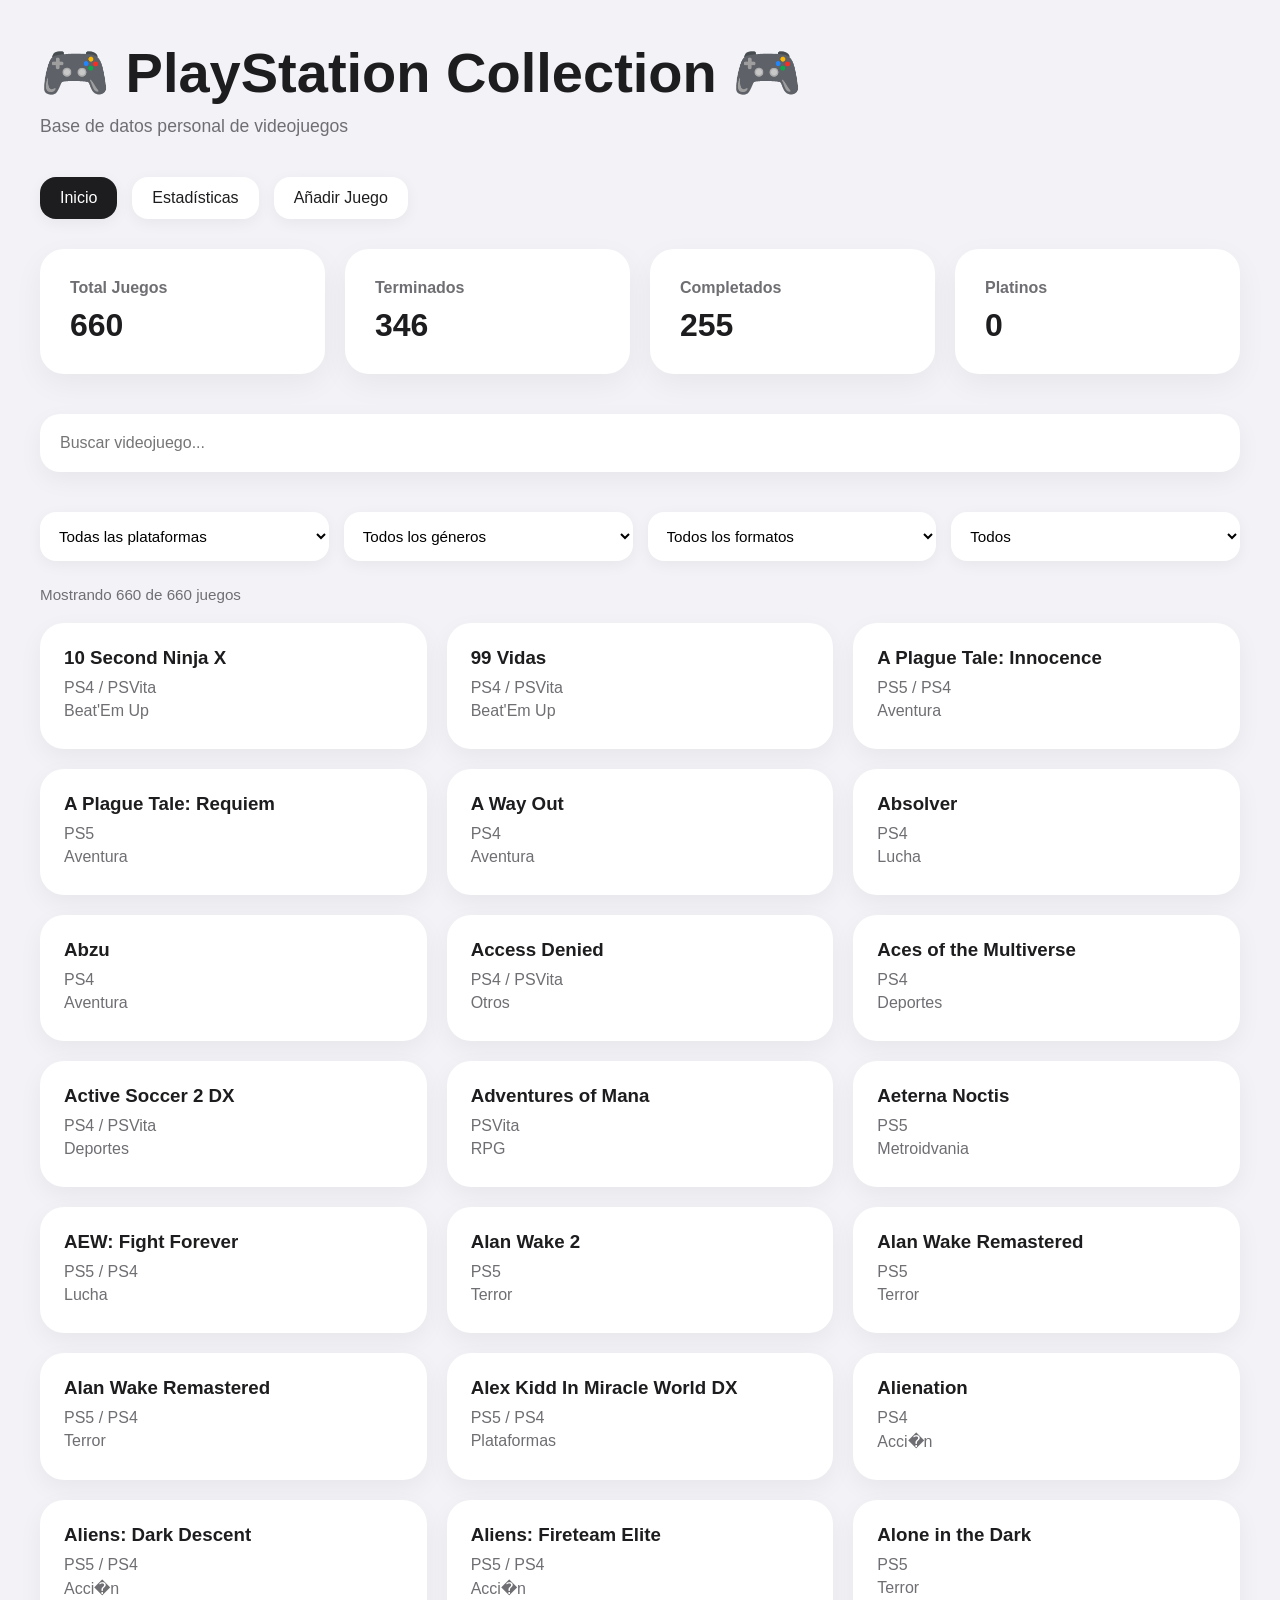
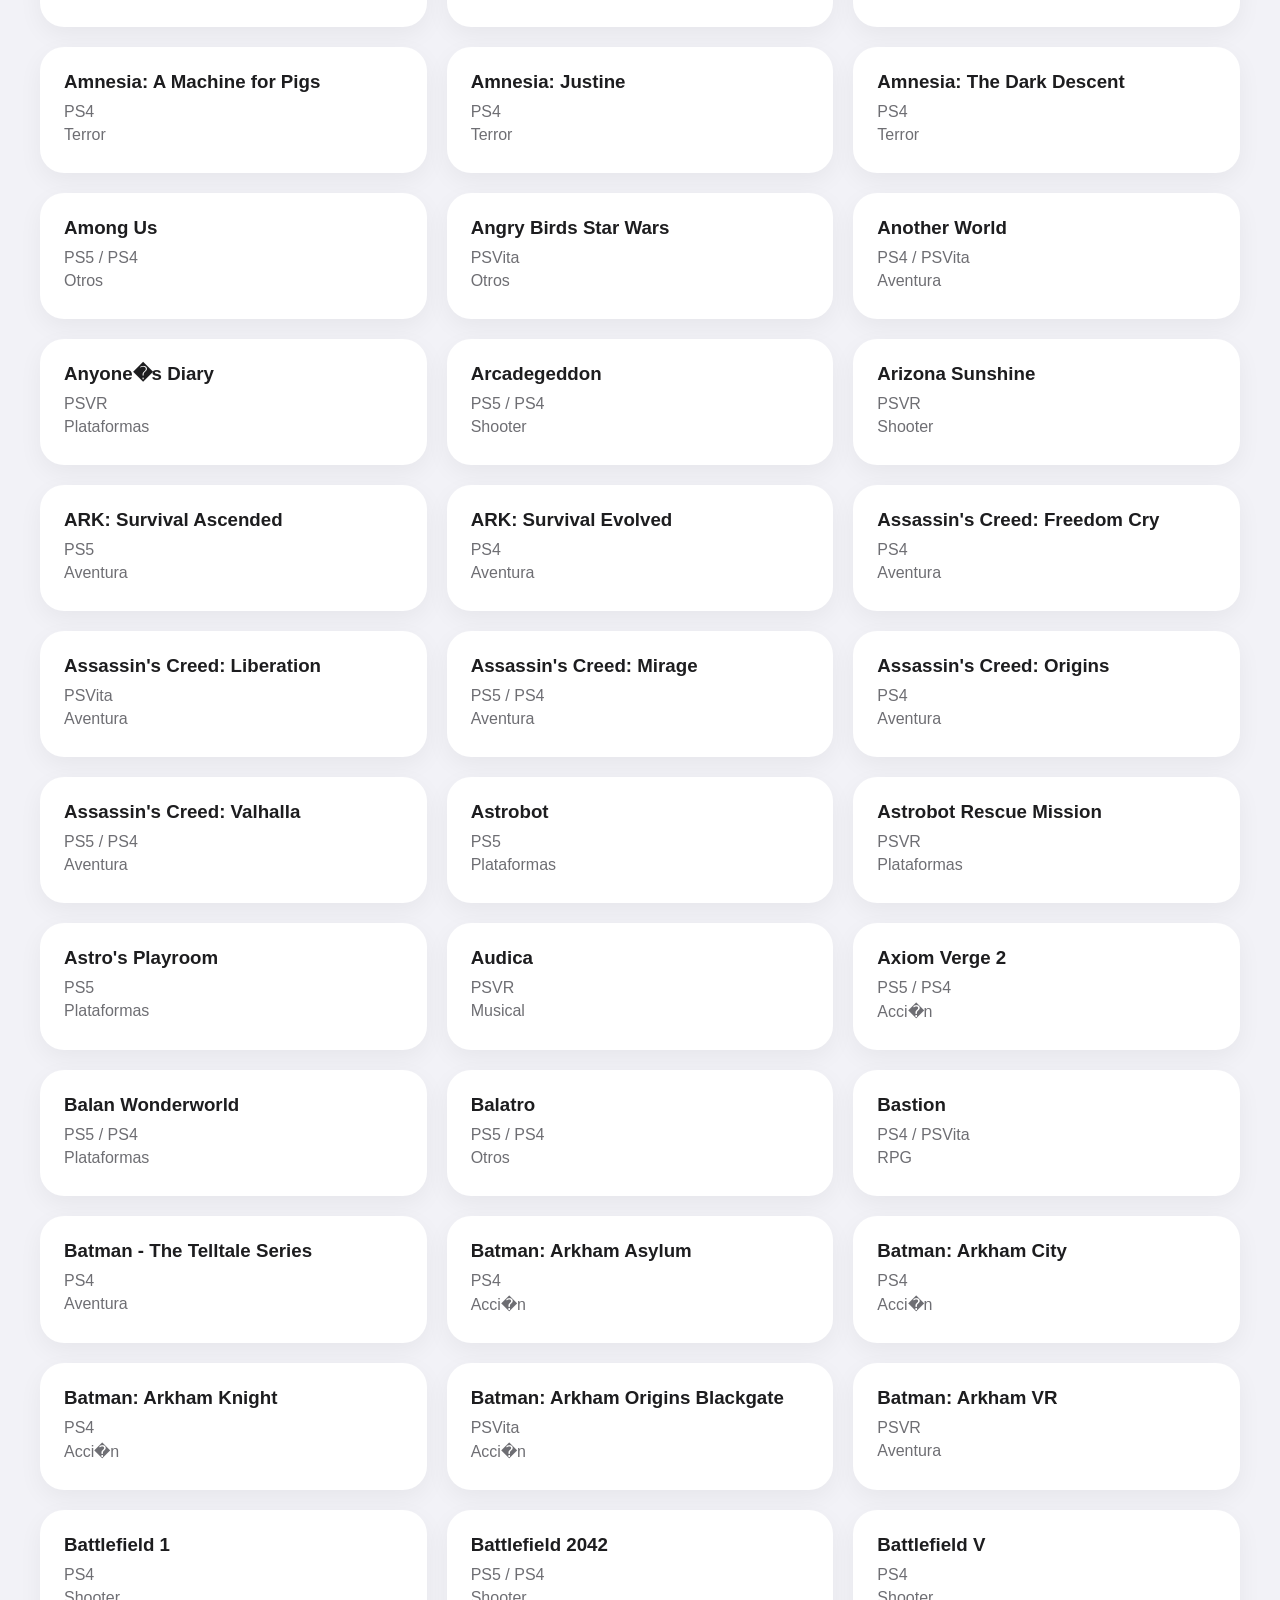
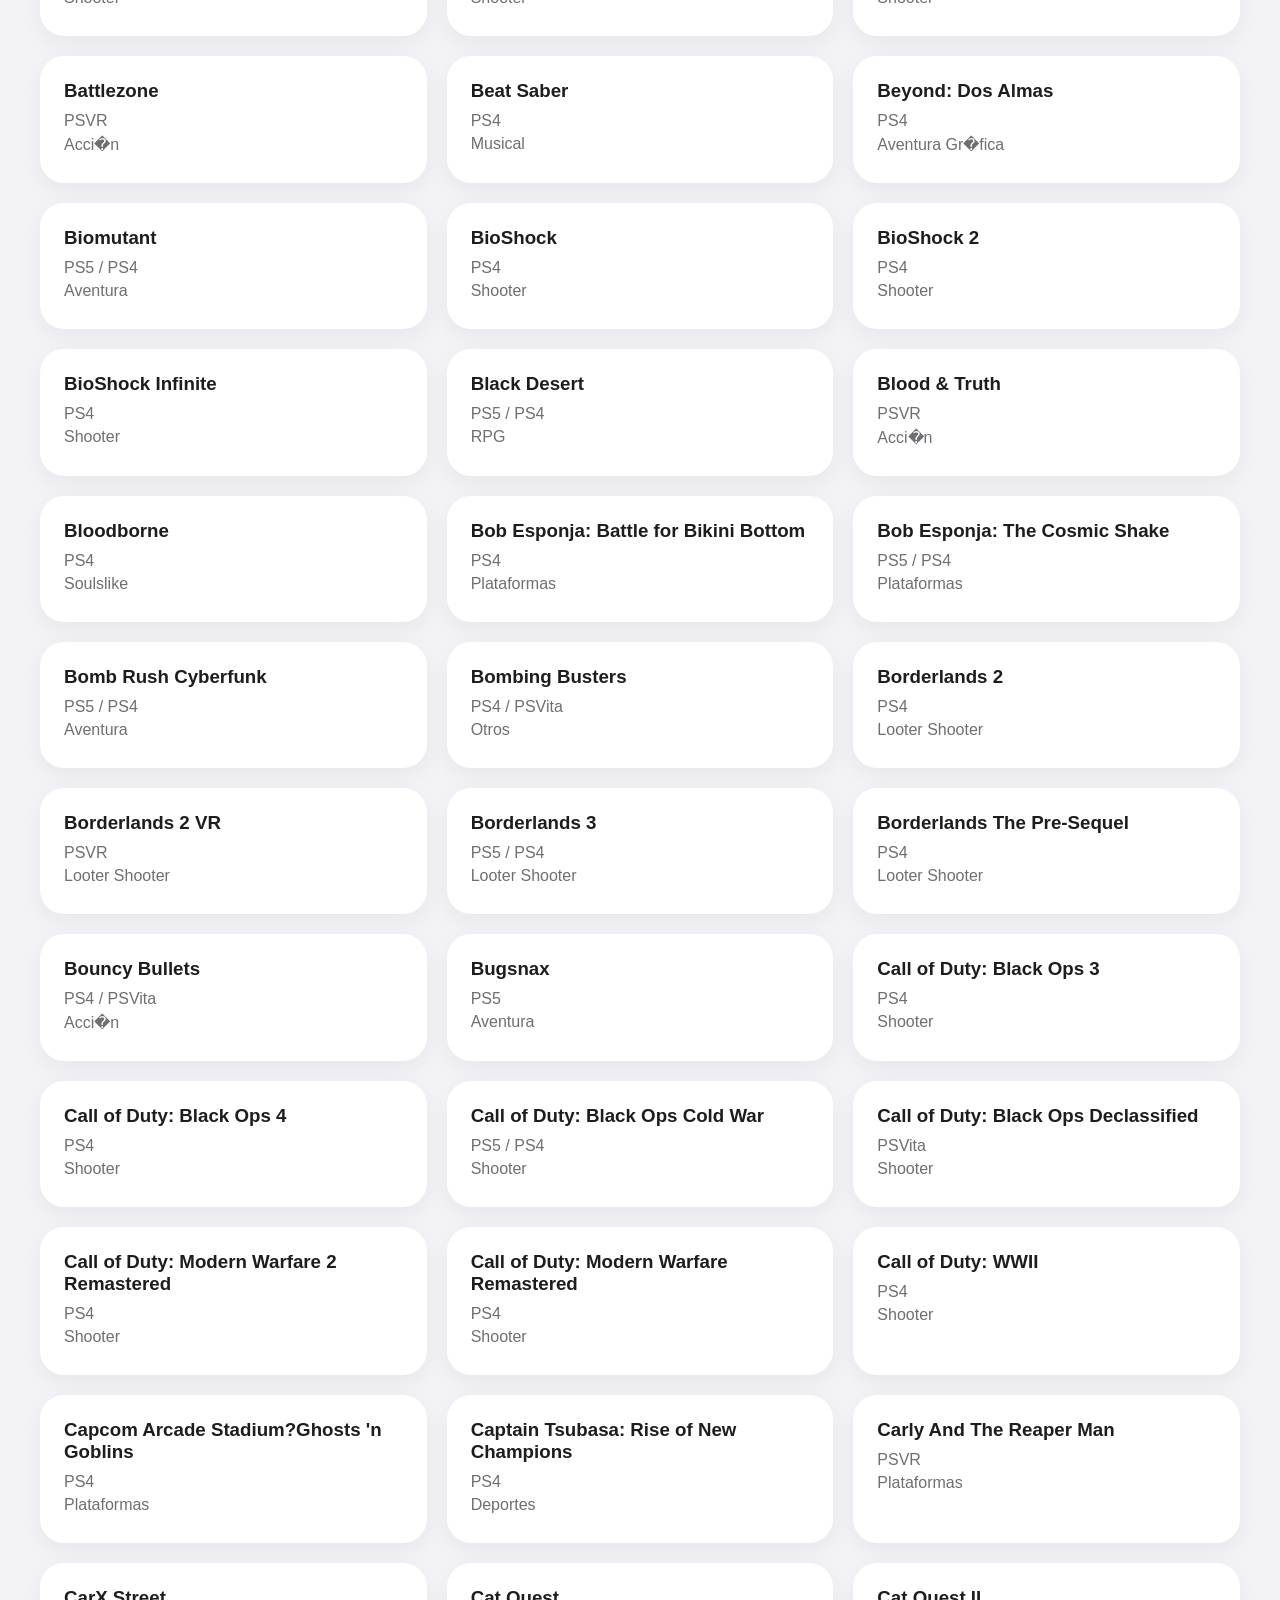
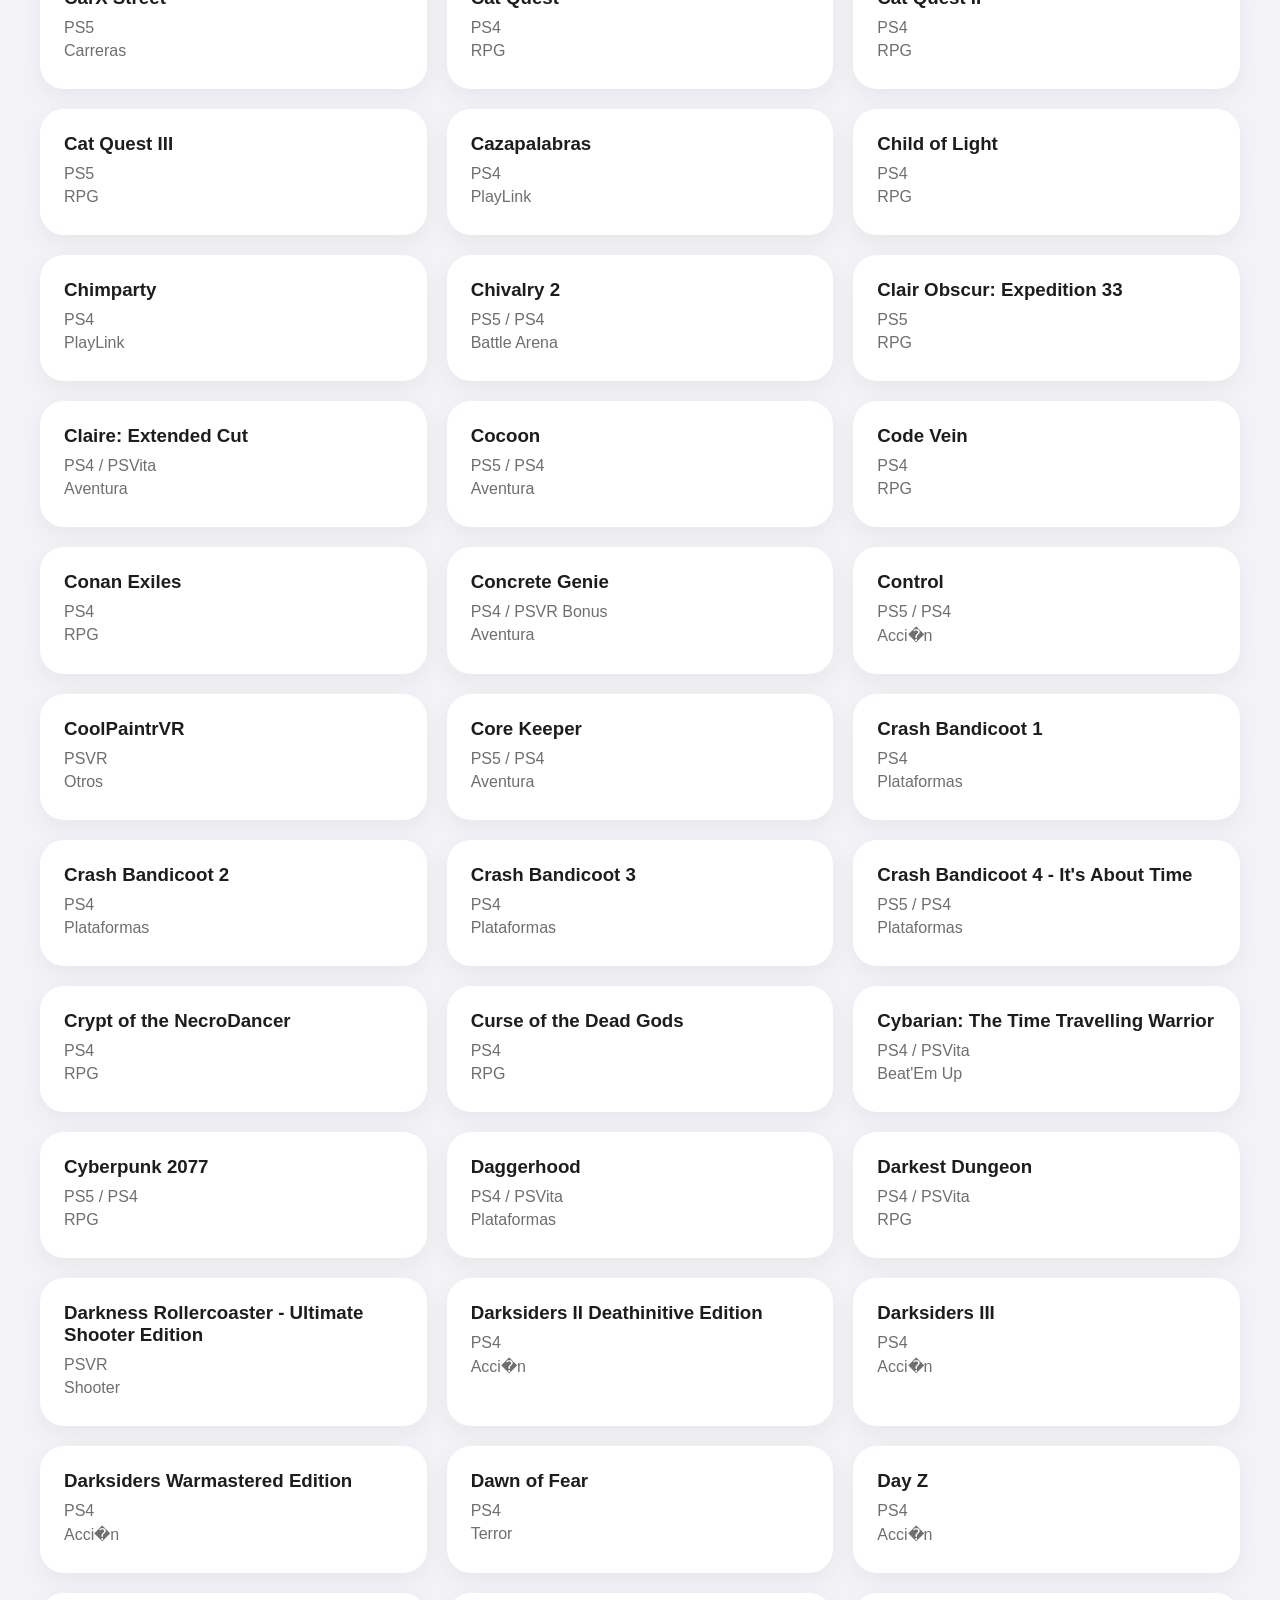
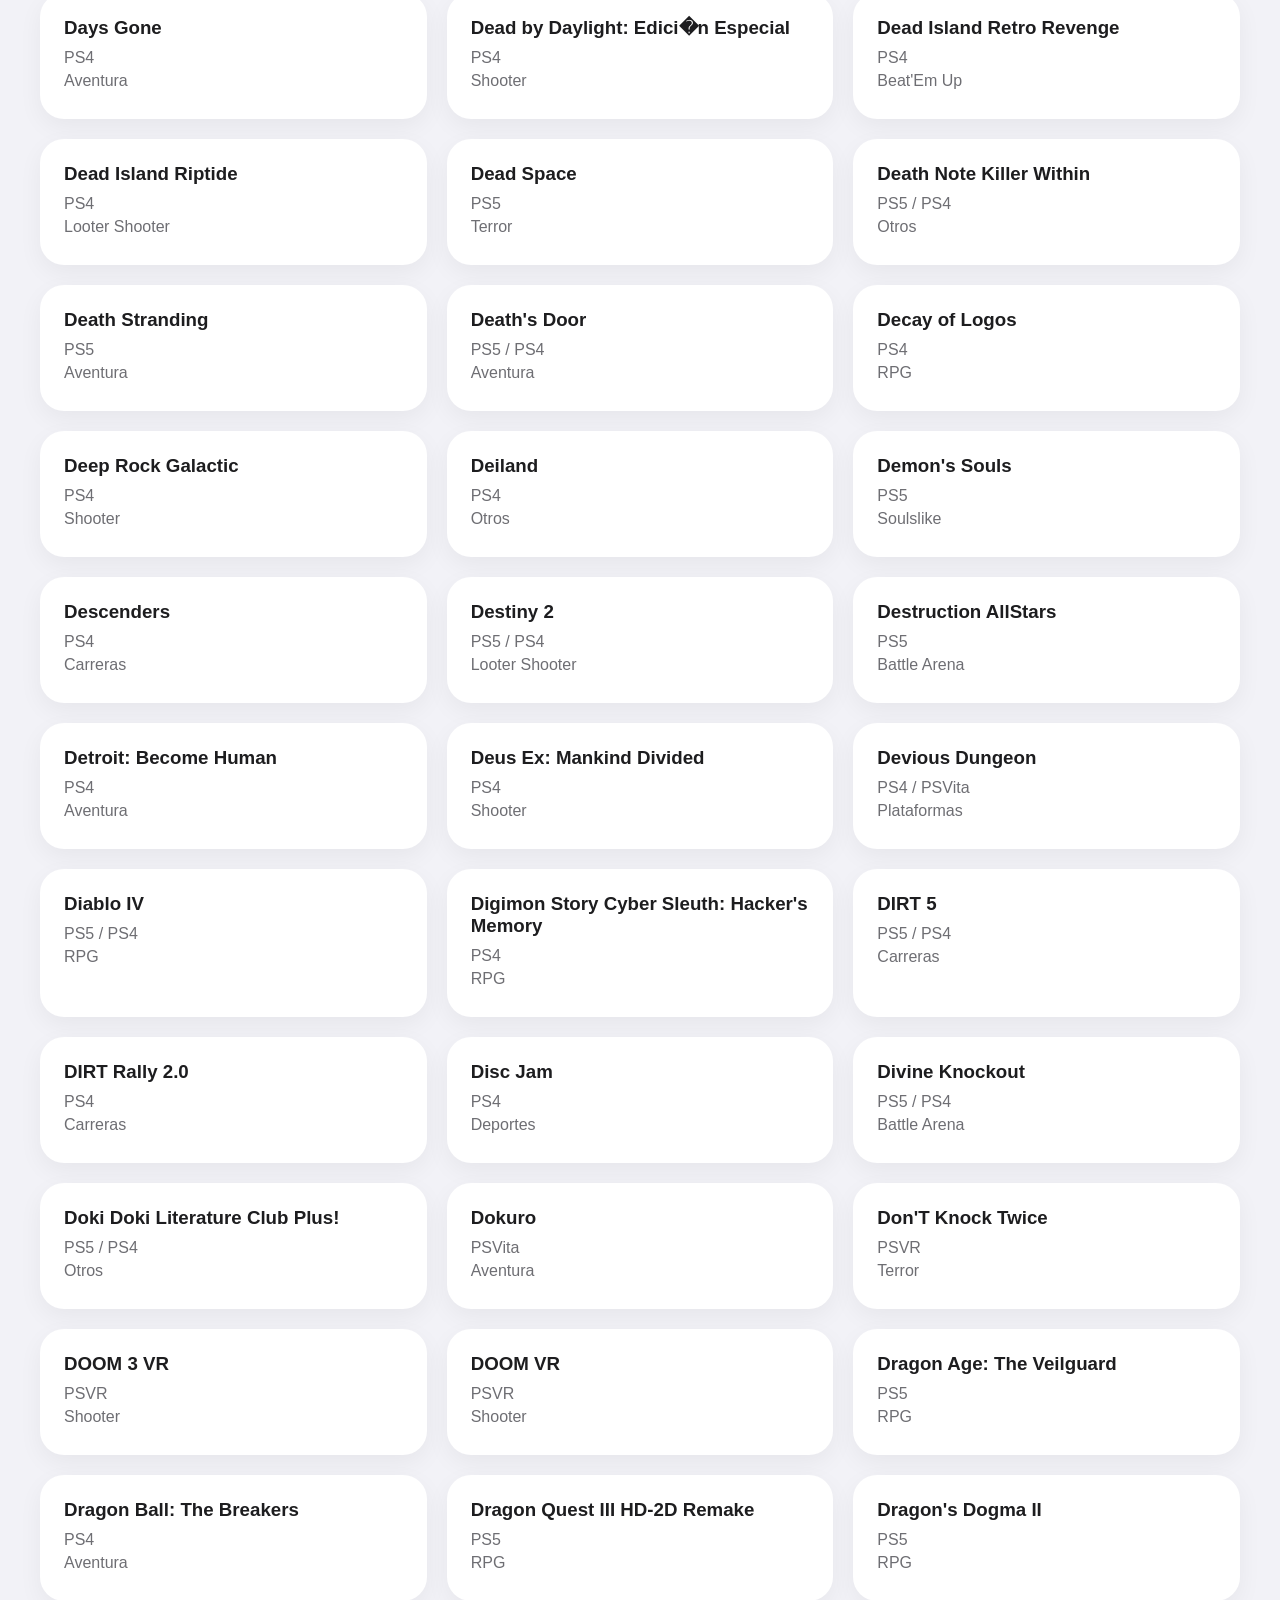
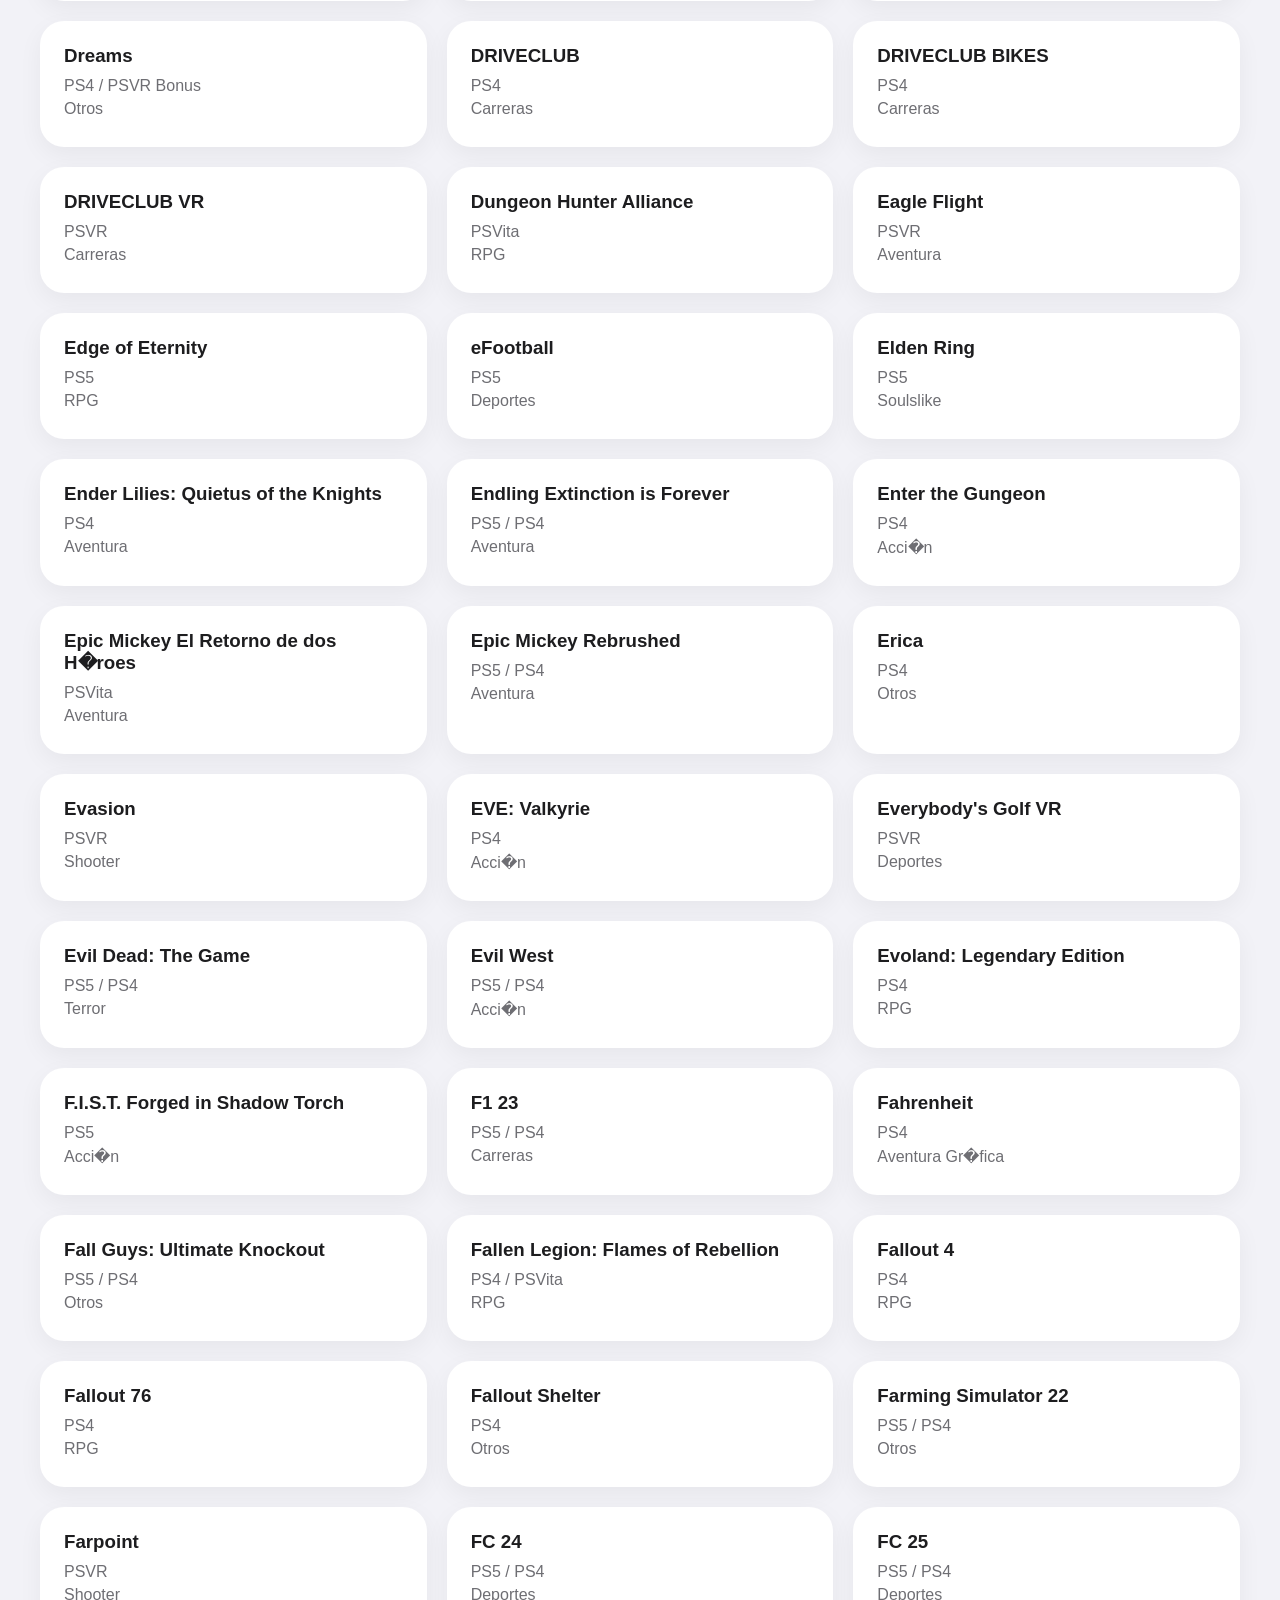
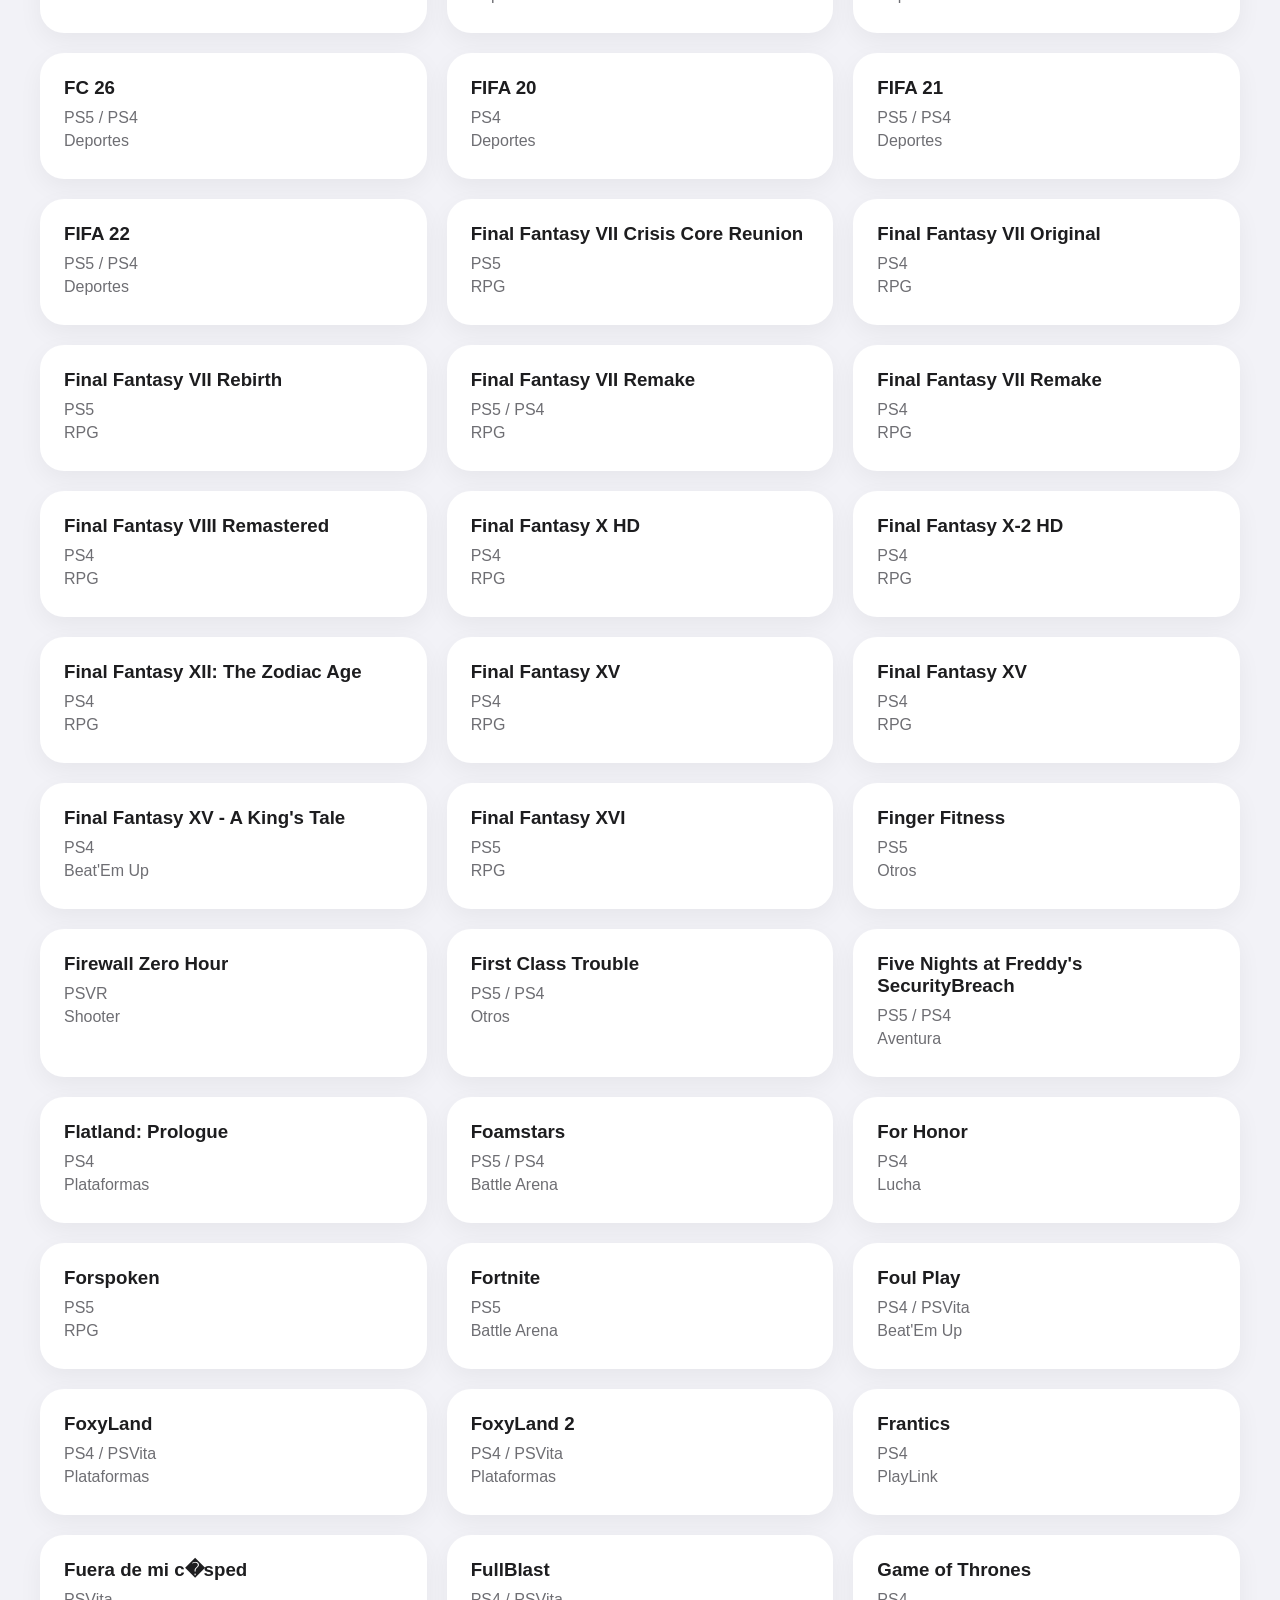
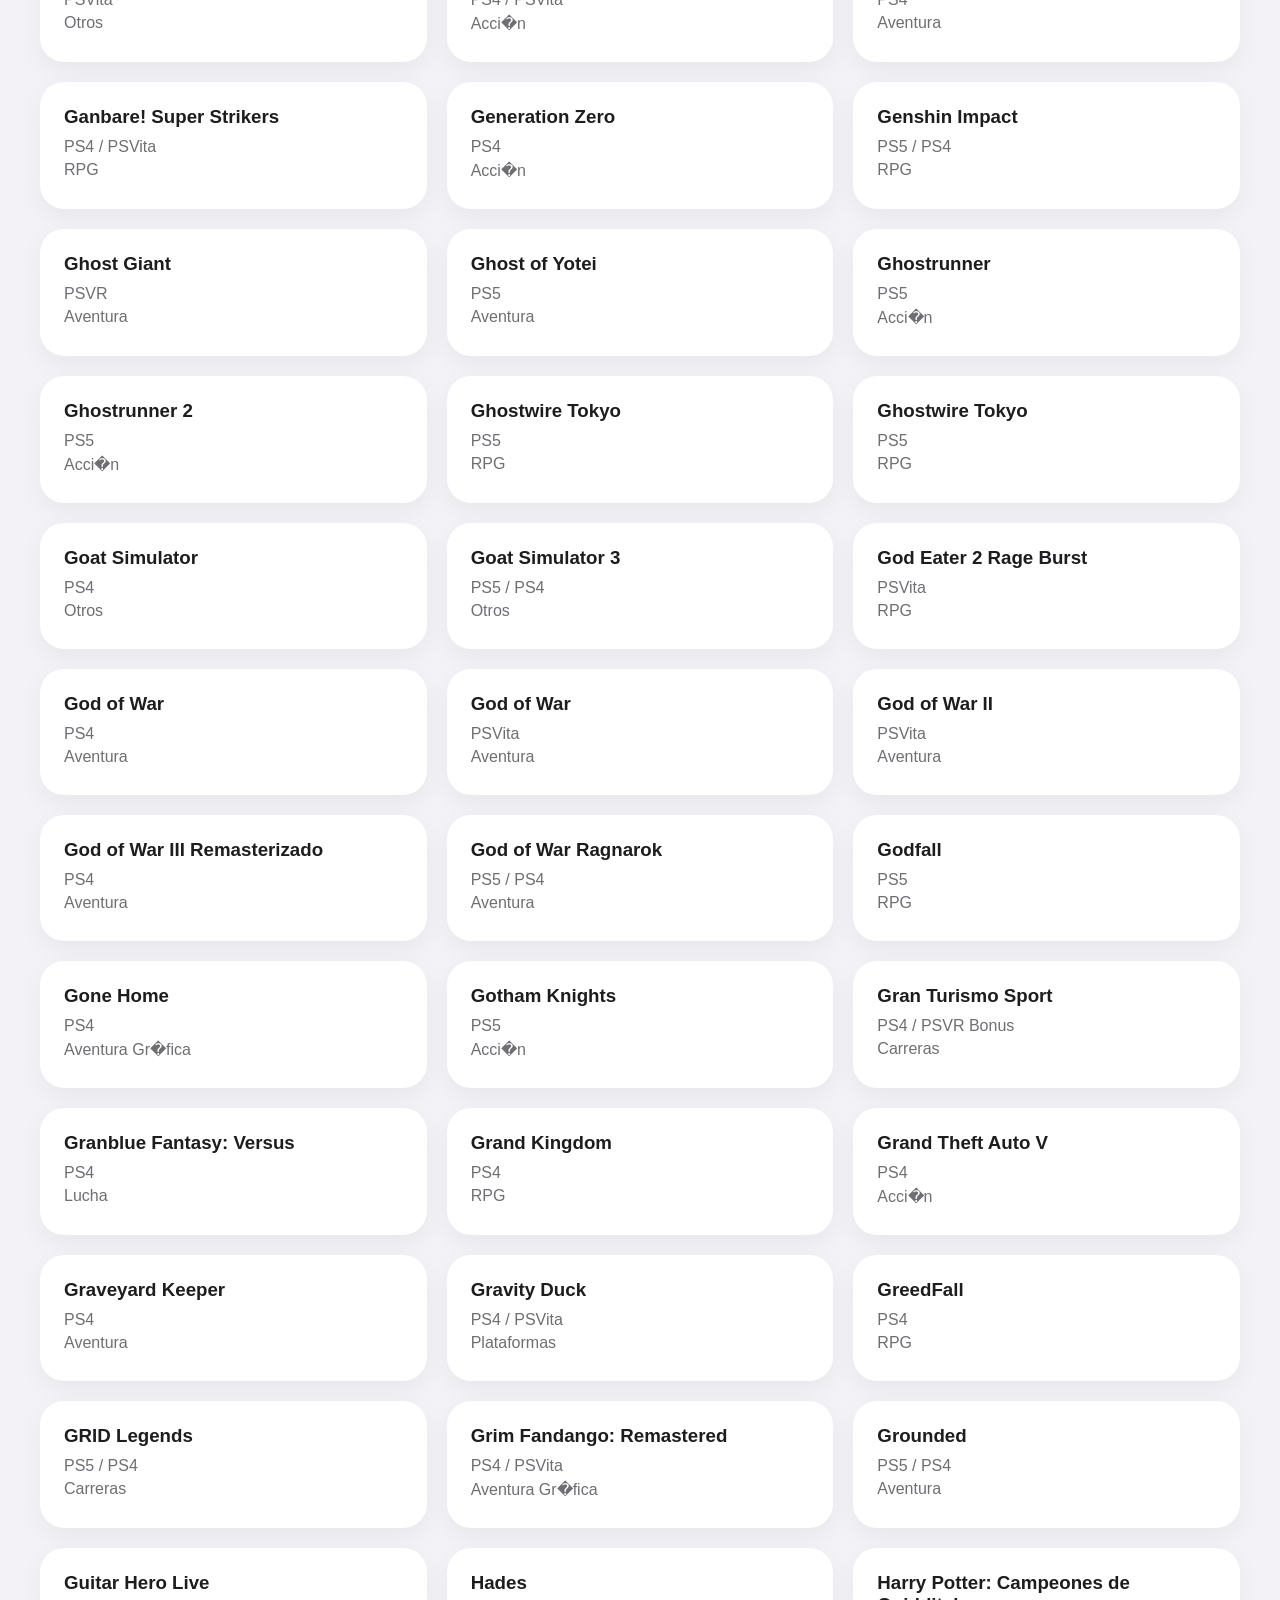
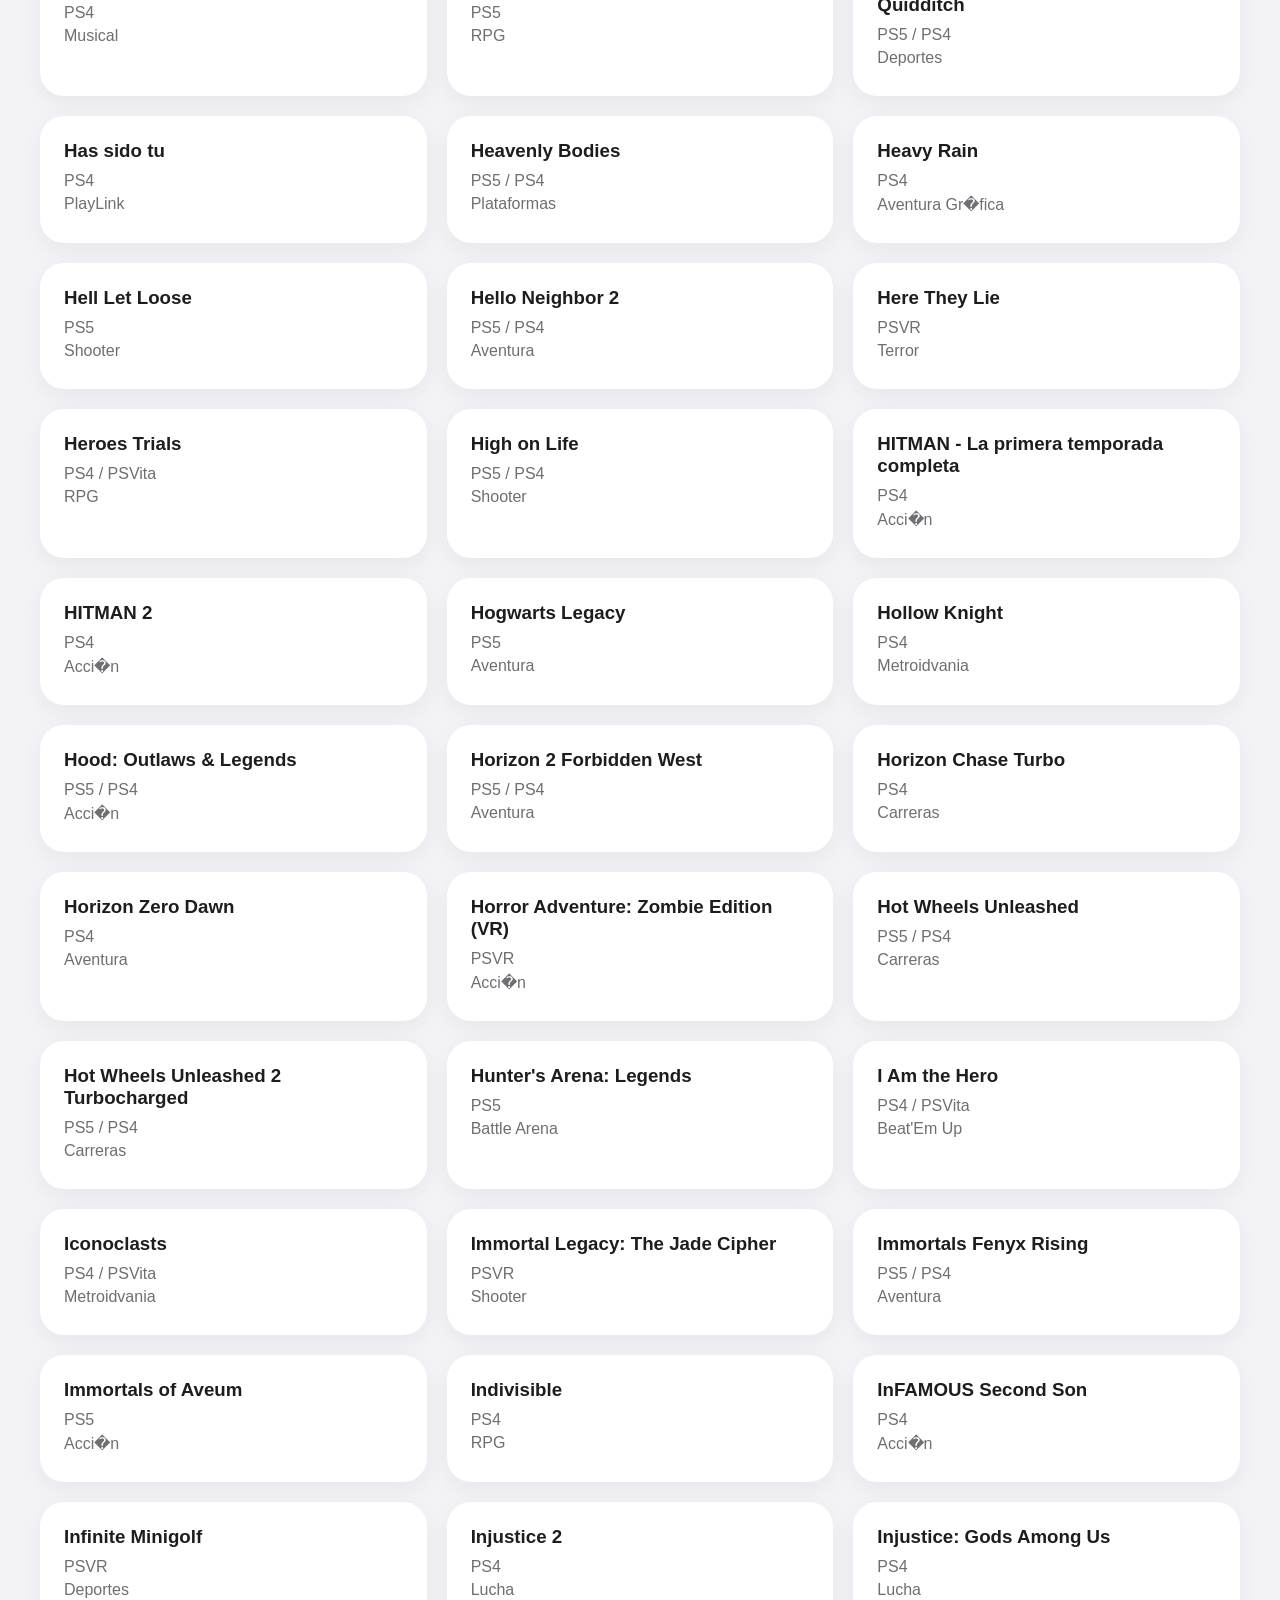
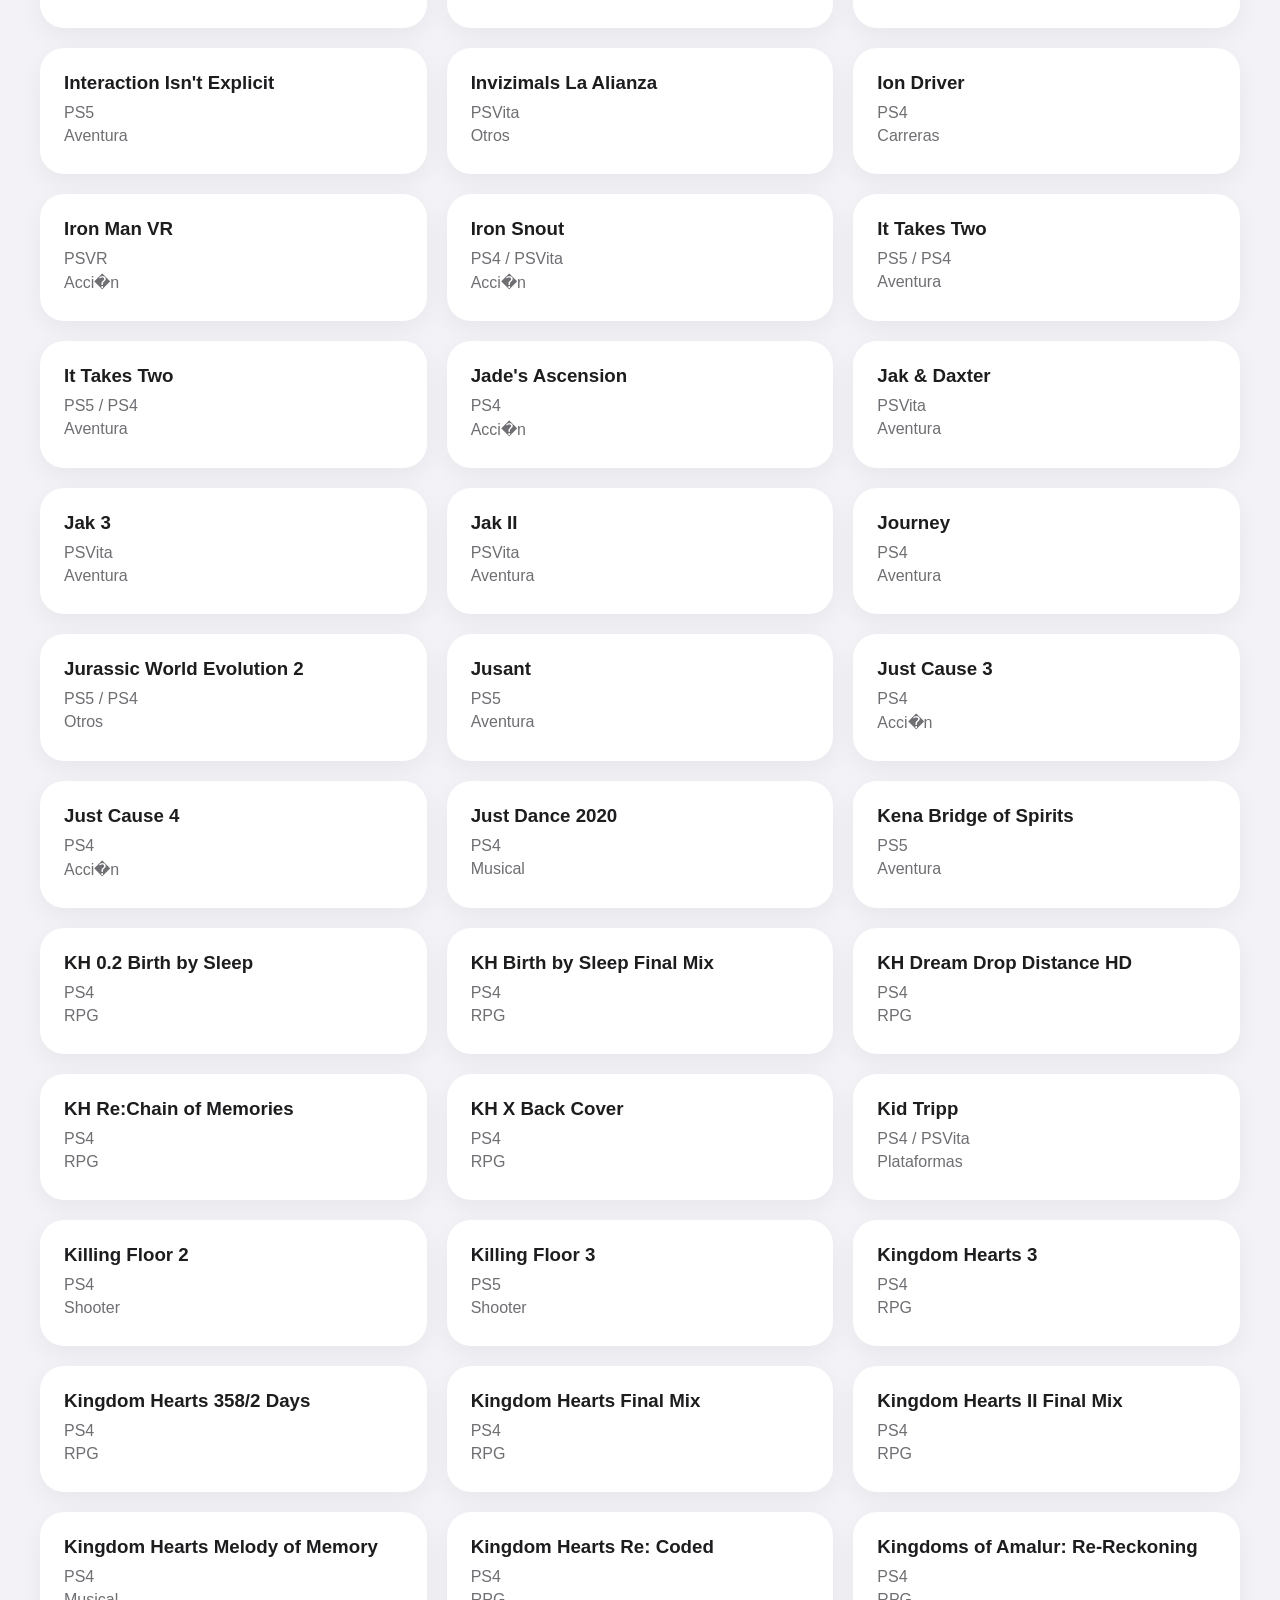
<file: index.html>
<!DOCTYPE html>
<html lang="es">
<head>
    <meta charset="UTF-8">
    <meta name="viewport" content="width=device-width, initial-scale=1.0">
    <title>PlayStation Collection</title>

    <link rel="stylesheet" href="css/styles.css">
</head>
<body>
    <div class="container">
        <header>
            <h1>🎮 PlayStation Collection 🎮</h1>
            <p>Base de datos personal de videojuegos</p>
        </header>

        <nav class="navbar">

            <a href="index.html" class="active">Inicio</a>

            <a href="estadisticas.html">Estadísticas</a>

            <a href="anadir.html">Añadir Juego</a>

        </nav>

        <section class="stats">
            <div class="stat-card">
                <h2>Total Juegos</h2>
                <p id="total-games">0</p>
            </div>

            <div class="stat-card">
                <h2>Terminados</h2>
                <p id="completed-games">0</p>
            </div>

            <div class="stat-card">
                <h2>Completados</h2>
                <p id="fully-completed-games">0</p>
            </div>

            <div class="stat-card">
                <h2>Platinos</h2>
                <p id="platinum-games">0</p>
            </div>

        </section>

        <section class="search-section">

            <input
                type="text"
                id="search-input"
                placeholder="Buscar videojuego..."
            >

        </section>

        <section class="filters">

            <select id="platform-filter">
                <option value="">Todas las plataformas</option>
            </select>

            <select id="genre-filter">
                <option value="">Todos los géneros</option>
            </select>

            <select id="format-filter">
                <option value="">Todos los formatos</option>
            </select>

            <select id="finished-filter">
                <option value="">Todos</option>
                <option value="SI">Terminados</option>
                <option value="NO">No Terminados</option>
            </select>
            
        </section>

        <p id="results-counter"></p>
        
        <section id="games-container">

        </section>

    </div>

    <div id="game-modal" class="modal">

        <div class="modal-content">
            <span id="close-modal">&times;</span>
            <div id="modal-body"></div>
        </div>
        
    </div>

    <script src="js/app.js"></script>

</body>
</html>
</file>
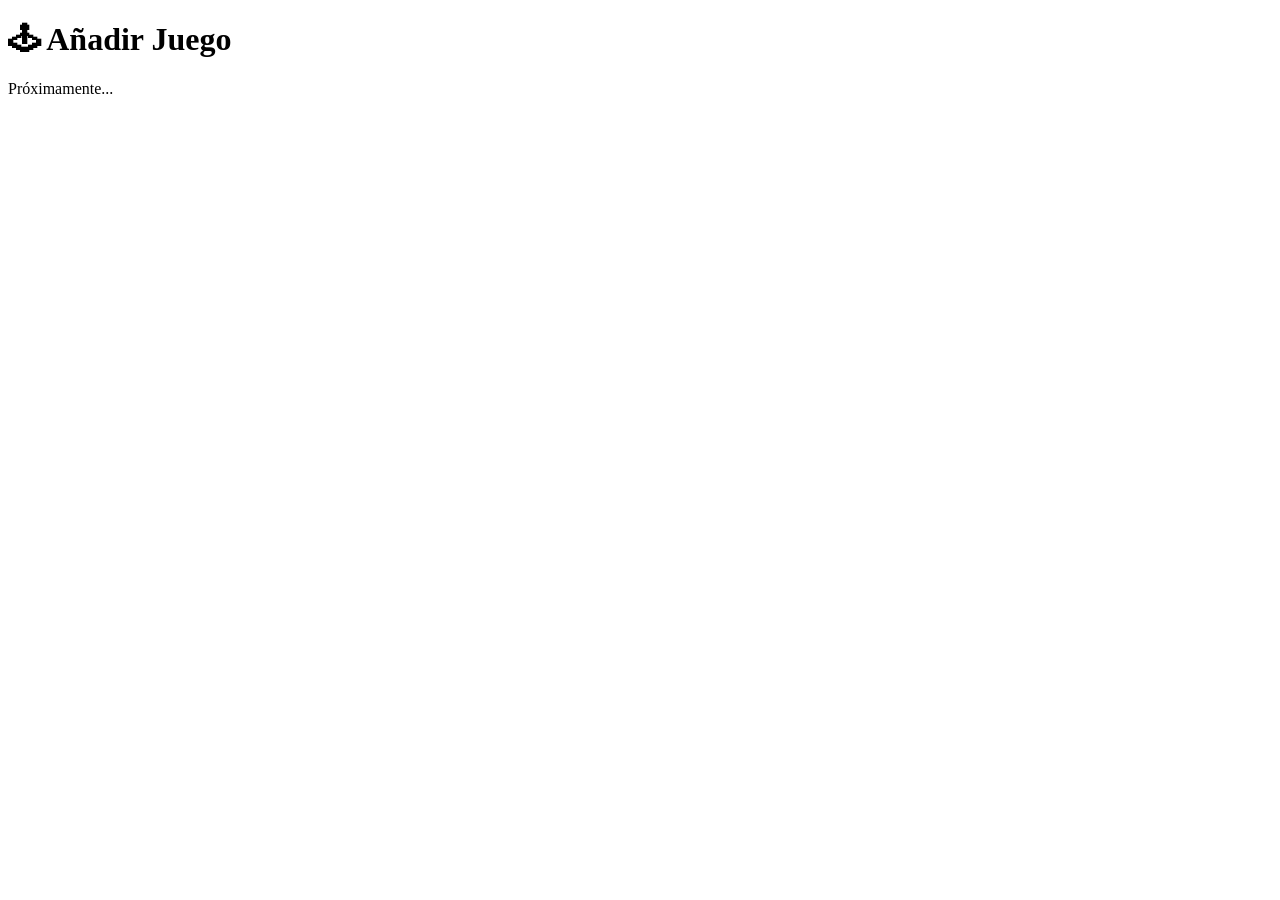
<file: anadir.html>
<!DOCTYPE html>
<html lang="es">
    <head>
        <meta charset="UTF-8">
        <meta name="viewport" content="width=device-width", initial-scale="1.0">
        <title>Añadir Juego</title>
    </head>

    <body>

        <h1>🕹 Añadir Juego</h1>

        <p>Próximamente...</p>

        
    </body>
</html>
</file>
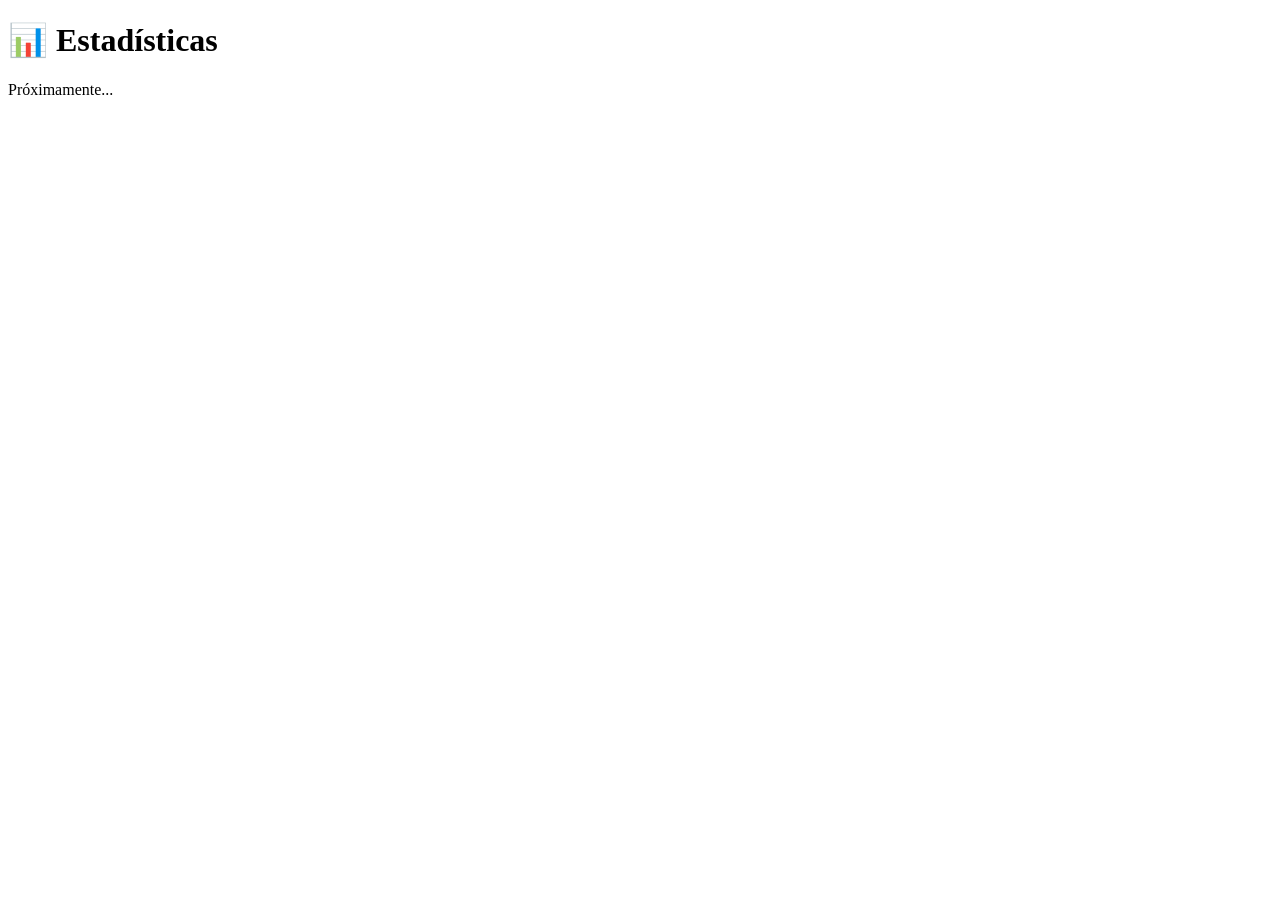
<file: estadisticas.html>
<!DOCTYPE html>
<html lang="es">
    <head>
        <meta charset="UTF-8">
        <meta name="viewport" content="width=device-width", initial-scale="1.0">
        <title>Estadísticas</title>
    </head>

    <body>

        <h1>📊 Estadísticas</h1>

        <p>Próximamente...</p>

        
    </body>
</html>
</file>
<file: css/styles.css>
* {
    margin: 0;
    padding: 0;
    box-sizing: border-box;
}

body {
    font-family: Arial, sans-serif;
    background-color: #f2f2f7;
    color: #1d1d1f;
}

.container {
    max-width: 1400px;
    margin: 0 auto;
    padding: 40px;
}

header {
    margin-bottom: 40px;
}

header h1 {
    font-size: 3.5rem;
    font-weight: 700;
    margin-bottom: 10px;
}

header p {
    color: #6e6e73;
    font-size: 1.1rem;
}

.stats {
    display: grid;
    grid-template-columns: repeat(4, 1fr);
    gap: 20px;
    margin-bottom: 40px;
}

.stat-card {
    background: white;
    padding: 30px;
    border-radius: 24px;

    box-shadow: 0 10px 30px rgba(0,0,0,0.05);

    transition: all 0.2s ease;
}

.stat-card:hover {
    transform: translateY(-4px);
}

.stat-card h2 {
    font-size: 1rem;
    color: #6e6e73;
    margin-bottom: 10px;
}

.stat-card p {
    font-size: 2rem;
    font-weight: bold;
}

.search-section {
    margin-bottom: 40px;
}

#search-input {
    width: 100%;
    padding: 20px;

    border: none;
    border-radius: 20px;

    font-size: 1rem;

    background: white;

    box-shadow: 0 8px 25px rgba(0,0,0,0.05);

    outline: none;
}

#search-input:focus {
    box-shadow: 0 0 0 4px rgba(0, 122, 255, 0.15);
}

#games-container {
    display: grid;
    grid-template-columns: repeat(auto-fill, minmax(300px, 1fr));
    gap: 20px;
}

.game-card {
    background: white;

    padding: 24px;

    border-radius: 24px;

    box-shadow: 0 8px 25px rgba(0,0,0,0.05);

    transition: all 0.25s ease;

    cursor: pointer;
}

.game-card:hover {
    transform: translateY(-6px);

    box-shadow: 0 15px 40px rgba(0,0,0,0.08);

}

.game-card h3 {
    margin-bottom: 10px;
}

.game-card p {
    color: #6e6e73;
    margin-bottom: 5px;
}

@media (max-width: 768px) {

    .container{
        padding: 20px;
    }

    .stats {
        grid-template-columns: 1fr;
    }

}

#results-counter {
    margin-bottom: 20px;
    color: #6e6e73;
    font-size: 0.95rem;
}

.modal {
    display: none;

    position: fixed;

    top: 0;
    left: 0;
    
    width: 100%;
    height: 100%;

    background: rgba(0,0,0,0.5);

    justify-content: center;
    align-items: center;

}

.modal-content {
    background: white;

    width: 90%;
    max-width: 600px;

    padding: 40px;

    border-radius: 24px;

    position: relative;

    animation: aparecerModal 0.25s ease-out;
}

#modal-body h2 {
    margin-bottom: 20px;
}

#modal-body p {
    margin-bottom: 10px;
    line-height: 1.5;
}

#modal-body hr {
    margin: 20px 0;
    border: none;
    border-top: 1px solid #e5e5ea;
}

#modal-body strong {
    color: #1d1d1f;
}

#close-modal {
    position: absolute;

    top: 20px;
    right: 20px;

    width: 40px;
    height: 40px;

    display: flex;
    justify-content: center;
    align-items: center;

    border-radius: 50%;

    background: #f2f2f7;

    font-size: 1.5rem;
    font-weight: bold;

    cursor: pointer;

    transition: all 0.2s ease;
}

#close-modal:hover {
    background: #e5e5ea;

    transform: scale(1.05);
}

.filters {
    display: flex;
    
    gap: 15px;

    margin-bottom: 25px;

    flex-wrap: wrap;

}

.filters select {
    flex: 1;

    min-width: 200px;

    padding: 15px;

    border: none;

    border-radius: 16px;

    background: white;

    box-shadow: 0 4px 15px rgba(0,0,0,0.05);

    font-size: 0.95rem;

    cursor: pointer;

    outline: none;

    transition: all 0.2s ease;

}

.filters select:focus {
    box-shadow:
        0 0 0 4px rgba(0, 122, 255, 0.15);

}

.filters select:hover {
    transform: translateY(-2px);

    box-shadow: 0 8px 20px rgba(0,0,0,0.08);
    
}

@keyframes aparecerModal {
    
    from {
        opacity: 0;
        transform: scale(0.95);
    }

    to {
        opacity: 1;
        transform: scale(1);
    }
}

.navbar {

    display: flex;

    gap: 15px;

    margin-top: 20px;
    margin-bottom: 30px;

}

.navbar a {

    display: flex;

    align-items: center;

    justify-content: center;

    text-decoration: none;

    color: #1d1d1f;

    background: white;

    padding: 12px 20px;

    border-radius: 16px;

    box-shadow: 0 4px 15px rgba(0,0,0,0.05);

    transition: all 0.2s ease;

}

.navbar a:hover {

    transform: translateY(-2px);

    box-shadow: 0 8px 20px rgba(0,0,0,0.08);

}

.navbar a.active{

    background: #1d1d1f;
    color: white;

}

.info-group {

    margin-bottom: 20px;

}

.info-label {

    font-size: 0.9rem;
    color: #6e6e73;
    margin-bottom: 8px;

}

.badge {
    display: inline-block;
    
    padding: 8px 14px;

    border-radius: 999px;

    background: #f2f2f7;

    font-size: 0.9 rem;

    margin-right: 8px;
    margin-bottom: 8px;

}

.badge-success {
    background: #d1f7d6;

}

.badge-warning {
    background: #ffe7b3;

}

.badge-danger {background: #ffd6d6;

}
</file>
